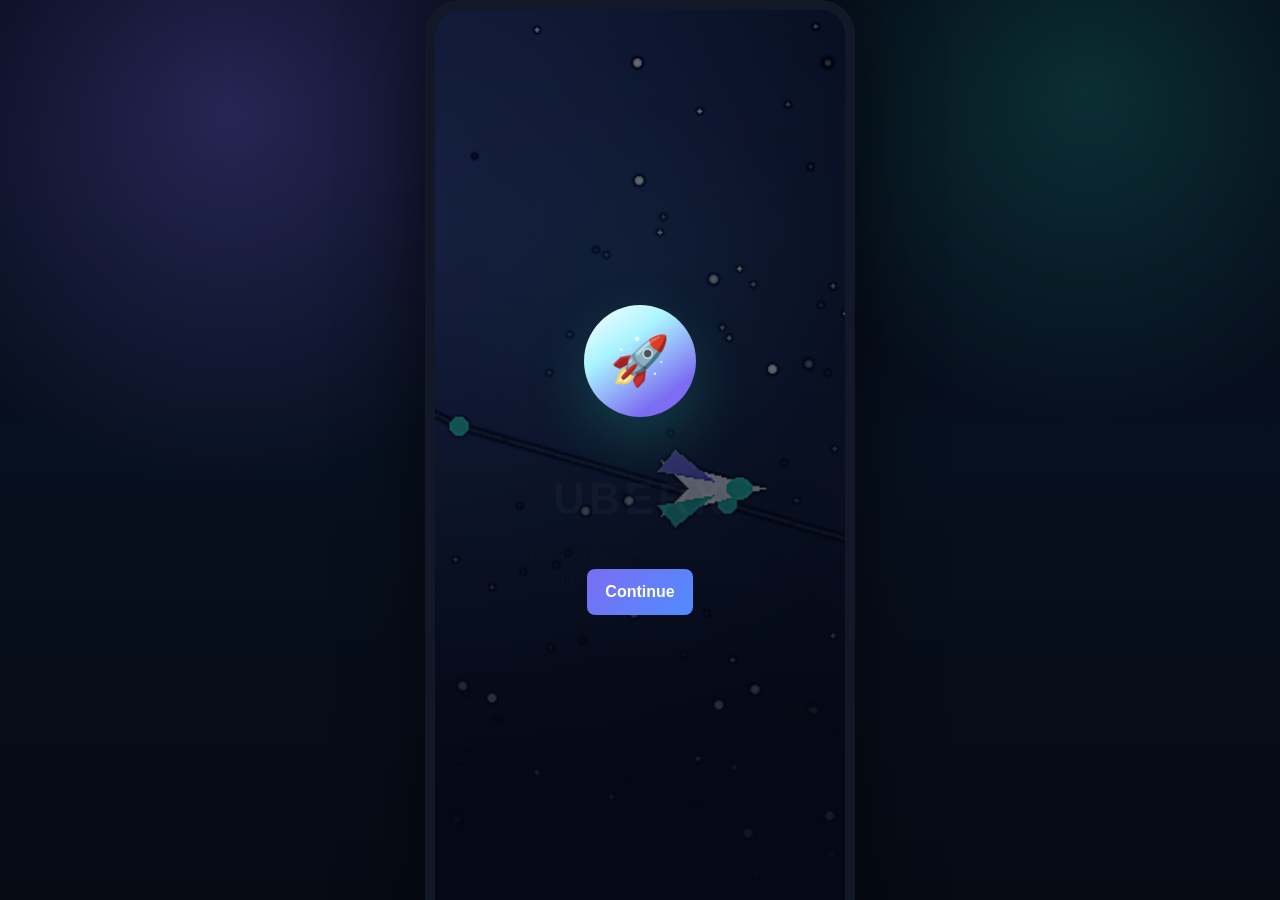
<file: index.html>
<!DOCTYPE html>
<html lang="en">

<head>
    <meta charset="UTF-8">
    <meta name="viewport" content="width=device-width, initial-scale=1.0">
    <meta http-equiv="refresh" content="0; url=screens/splash.html">

    <link rel="stylesheet" href="css/app.css">
    <link rel="stylesheet" href="css/utils.css">
    <link rel="stylesheet" href="css/animations.css">
    <link rel="stylesheet" href="css/responsive.css">

    <title>UberX SpaceX</title>
</head>

<body>
    <main class="splash">
        <div class="splash__mark">🚀</div>
        <h1 class="splash__title">UBERX</h1>
        <p class="splash__subtitle">Private orbital rides, ready when your route is.</p>
        <a href="screens/splash.html" class="btn">Launch app</a>
    </main>
</body>

</html>
</file>
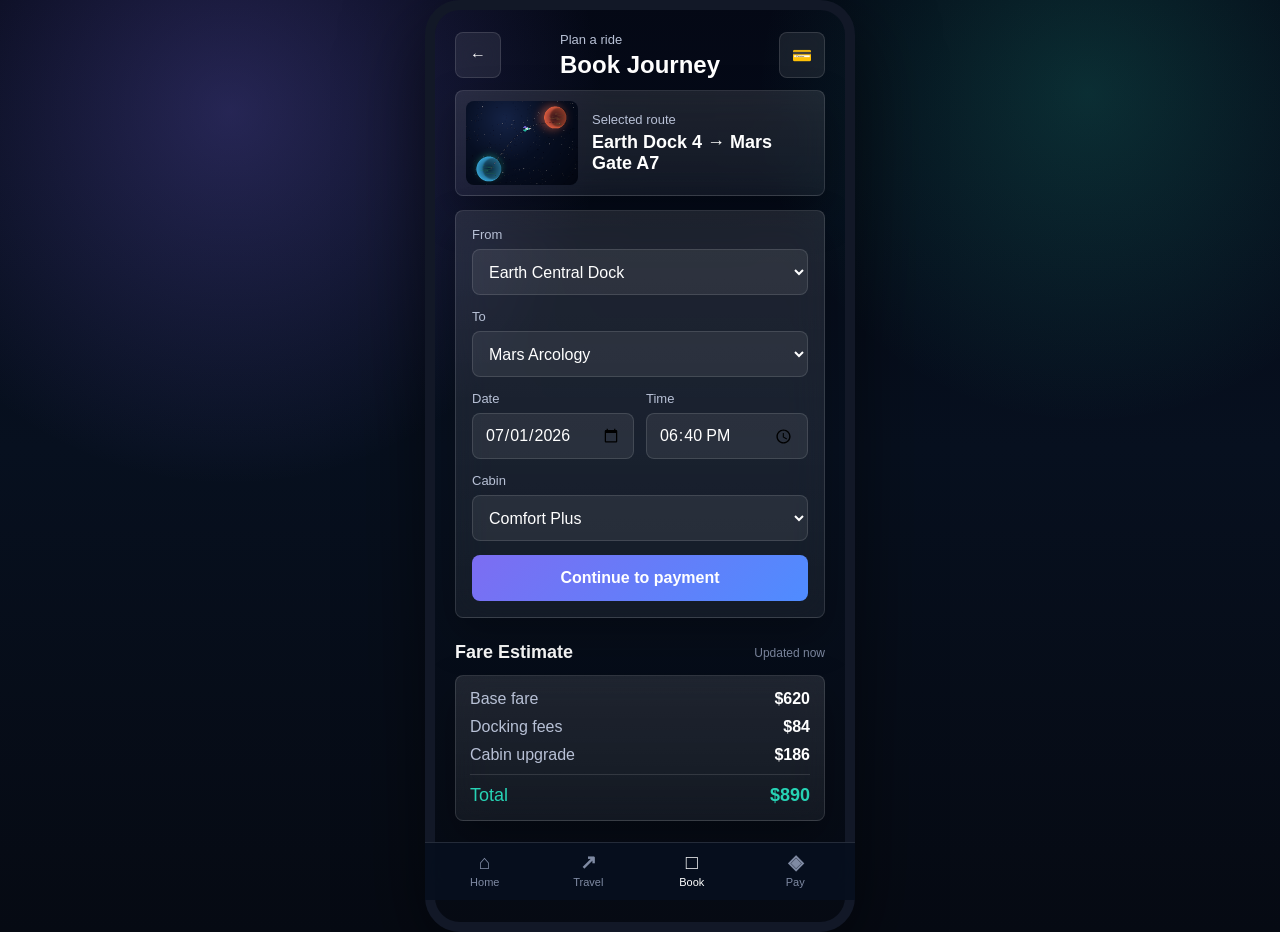
<file: screens/booking.html>
<!DOCTYPE html>
<html lang="en">

<head>
    <meta charset="UTF-8">
    <meta name="viewport" content="width=device-width, initial-scale=1.0">

    <link rel="stylesheet" href="../css/app.css">
    <link rel="stylesheet" href="../css/utils.css">
    <link rel="stylesheet" href="../css/animations.css">
    <link rel="stylesheet" href="../css/responsive.css">

    <title>Booking | UberX SpaceX</title>
</head>

<body>
    <div class="container app-shell">
        <header class="top-bar">
            <a href="travel.html" class="back-btn">←</a>
            <div>
                <p class="eyebrow">Plan a ride</p>
                <h1 class="page-title">Book Journey</h1>
            </div>
            <a href="payment-methods.html" class="icon-btn">💳</a>
        </header>

        <main class="page-content">
            <section class="route-preview card">
                <img src="../assets/route-map.png" alt="Earth to Mars route preview">
                <div>
                    <p class="eyebrow">Selected route</p>
                    <h2>Earth Dock 4 → Mars Gate A7</h2>
                </div>
            </section>

            <form class="form-card card">
                <div class="field">
                    <label for="from">From</label>
                    <select id="from">
                        <option>Earth Central Dock</option>
                        <option>Lunar South Port</option>
                    </select>
                </div>

                <div class="field">
                    <label for="to">To</label>
                    <select id="to">
                        <option>Mars Arcology</option>
                        <option>Mars Gate A7</option>
                    </select>
                </div>

                <div class="form-grid">
                    <div class="field">
                        <label for="date">Date</label>
                        <input id="date" type="date" value="2026-07-01">
                    </div>

                    <div class="field">
                        <label for="time">Time</label>
                        <input id="time" type="time" value="18:40">
                    </div>
                </div>

                <!-- Cabin con cambio de precio -->
                <div class="field">
                    <label for="cabin">Cabin</label>
                    <select id="cabin">
                        <option value="890">Comfort Plus</option>
                        <option value="1240">Business Orbit</option>
                        <option value="680">Solo Pod</option>
                    </select>
                </div>

                <a href="payment-methods.html" class="btn">Continue to payment</a>
            </form>

            <section>
                <h2 class="section-title">Fare Estimate <span>Updated now</span></h2>
                <div class="fare-summary card">
                    <div class="summary-row">
                        <span class="text-secondary">Base fare</span>
                        <strong>$620</strong>
                    </div>
                    <div class="summary-row">
                        <span class="text-secondary">Docking fees</span>
                        <strong>$84</strong>
                    </div>
                    <div class="summary-row">
                        <span class="text-secondary">Cabin upgrade</span>
                        <strong id="cabin-upgrade">$186</strong>
                    </div>
                    <div class="summary-row total">
                        <span>Total</span>
                        <strong id="total-price">$890</strong>
                    </div>
                </div>
            </section>
        </main>

        <footer class="bottom-nav">
            <nav>
                <a href="home.html" class="nav-item">
                    <strong>⌂</strong>
                    <span>Home</span>
                </a>
                <a href="travel.html" class="nav-item">
                    <strong>↗</strong>
                    <span>Travel</span>
                </a>
                <a href="booking.html" class="nav-item active">
                    <strong>□</strong>
                    <span>Book</span>
                </a>
                <a href="payment-methods.html" class="nav-item">
                    <strong>◈</strong>
                    <span>Pay</span>
                </a>
            </nav>
        </footer>
    </div>
</body>

</html>
</file>
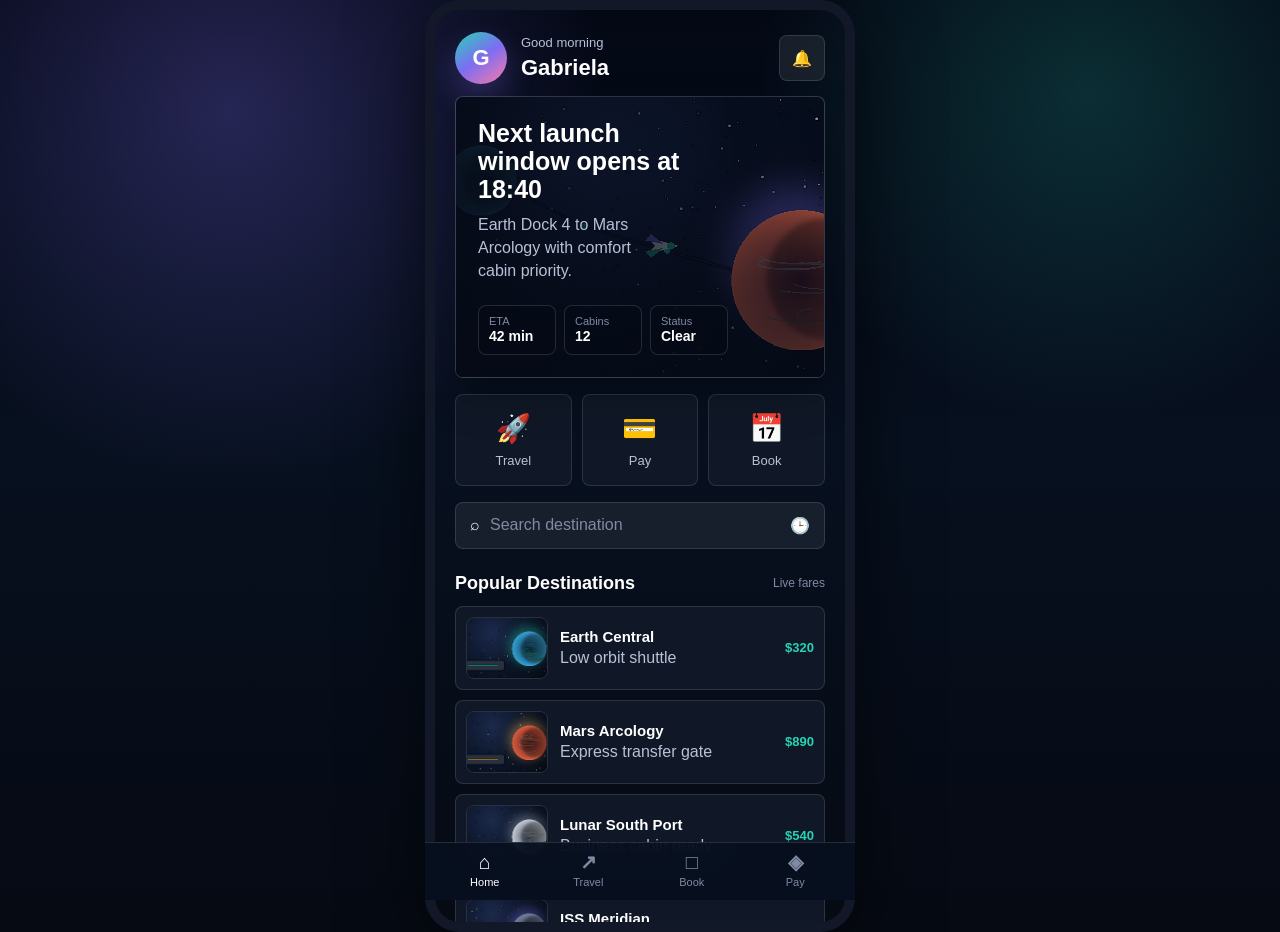
<file: screens/home.html>
<!DOCTYPE html>
<html lang="en">
<head>
    <meta charset="UTF-8">
    <meta name="viewport" content="width=device-width, initial-scale=1.0">

    <link rel="stylesheet" href="../css/app.css">
    <link rel="stylesheet" href="../css/utils.css">
    <link rel="stylesheet" href="../css/animations.css">
    <link rel="stylesheet" href="../css/responsive.css">

    <title>Home | UberX SpaceX</title>
</head>
<body>
    <div class="container app-shell">
        <header class="home-header">
            <div class="user-info">
                <div class="avatar"></div>
                <div>
                    <p class="eyebrow">Good morning</p>
                    <h2>Gabriela</h2>
                </div>
            </div>

            <a href="receipt.html" class="notification">🔔</a>
        </header>

        <main class="home-content">
            <section class="hero-card card">
                <img src="../assets/hero-orbit.png" alt="Orbital route from Earth to Mars" class="hero-image">
                <div class="hero-overlay"></div>
                <h3>Next launch window opens at 18:40</h3>
                <p class="text-secondary">Earth Dock 4 to Mars Arcology with comfort cabin priority.</p>

                <div class="route-stats">
                    <div>
                        <span>ETA</span>
                        <strong>42 min</strong>
                    </div>
                    <div>
                        <span>Cabins</span>
                        <strong>12</strong>
                    </div>
                    <div>
                        <span>Status</span>
                        <strong>Clear</strong>
                    </div>
                </div>
            </section>

            <section class="quick-actions">
                <a href="travel.html" class="action-card">
                    <span class="action-icon">🚀</span>
                    <p>Travel</p>
                </a>

                <a href="payment-methods.html" class="action-card">
                    <span class="action-icon">💳</span>
                    <p>Pay</p>
                </a>

                <a href="booking.html" class="action-card">
                    <span class="action-icon">📅</span>
                    <p>Book</p>
                </a>
            </section>

            <section class="search-box">
                <span>⌕</span>
                <input type="search" placeholder="Search destination">
                <span>🕒</span>
            </section>

            <section class="destinations">
                <h3 class="section-title">Popular Destinations <span>Live fares</span></h3>

                <div class="destination-list">
                    <a href="booking.html" class="destination-card">
                        <img src="../assets/destination-earth.png" alt="Earth Central" class="destination-thumb">
                        <div class="destination-meta">
                            <h4>Earth Central</h4>
                            <p class="text-secondary">Low orbit shuttle</p>
                        </div>
                        <strong class="price-tag">$320</strong>
                    </a>

                    <a href="booking.html" class="destination-card">
                        <img src="../assets/destination-mars.png" alt="Mars Arcology" class="destination-thumb">
                        <div class="destination-meta">
                            <h4>Mars Arcology</h4>
                            <p class="text-secondary">Express transfer gate</p>
                        </div>
                        <strong class="price-tag">$890</strong>
                    </a>

                    <a href="booking.html" class="destination-card">
                        <img src="../assets/destination-moon.png" alt="Lunar South Port" class="destination-thumb">
                        <div class="destination-meta">
                            <h4>Lunar South Port</h4>
                            <p class="text-secondary">Business cabin ready</p>
                        </div>
                        <strong class="price-tag">$540</strong>
                    </a>

                    <a href="booking.html" class="destination-card">
                        <img src="../assets/destination-station.png" alt="ISS Meridian" class="destination-thumb">
                        <div class="destination-meta">
                            <h4>ISS Meridian</h4>
                            <p class="text-secondary">Docking bay available</p>
                        </div>
                        <strong class="price-tag">$410</strong>
                    </a>
                </div>
            </section>
        </main>

        <!-- Bottom Navigation -->
        <footer class="bottom-nav">
            <nav>
                <a href="home.html" class="nav-item active">
                    <strong>⌂</strong>
                    <span>Home</span>
                </a>
                <a href="travel.html" class="nav-item">
                    <strong>↗</strong>
                    <span>Travel</span>
                </a>
                <a href="booking.html" class="nav-item">
                    <strong>□</strong>
                    <span>Book</span>
                </a>
                <a href="payment-methods.html" class="nav-item">
                    <strong>◈</strong>
                    <span>Pay</span>
                </a>
            </nav>
        </footer>
    </div>
</body>

</html>
</file>
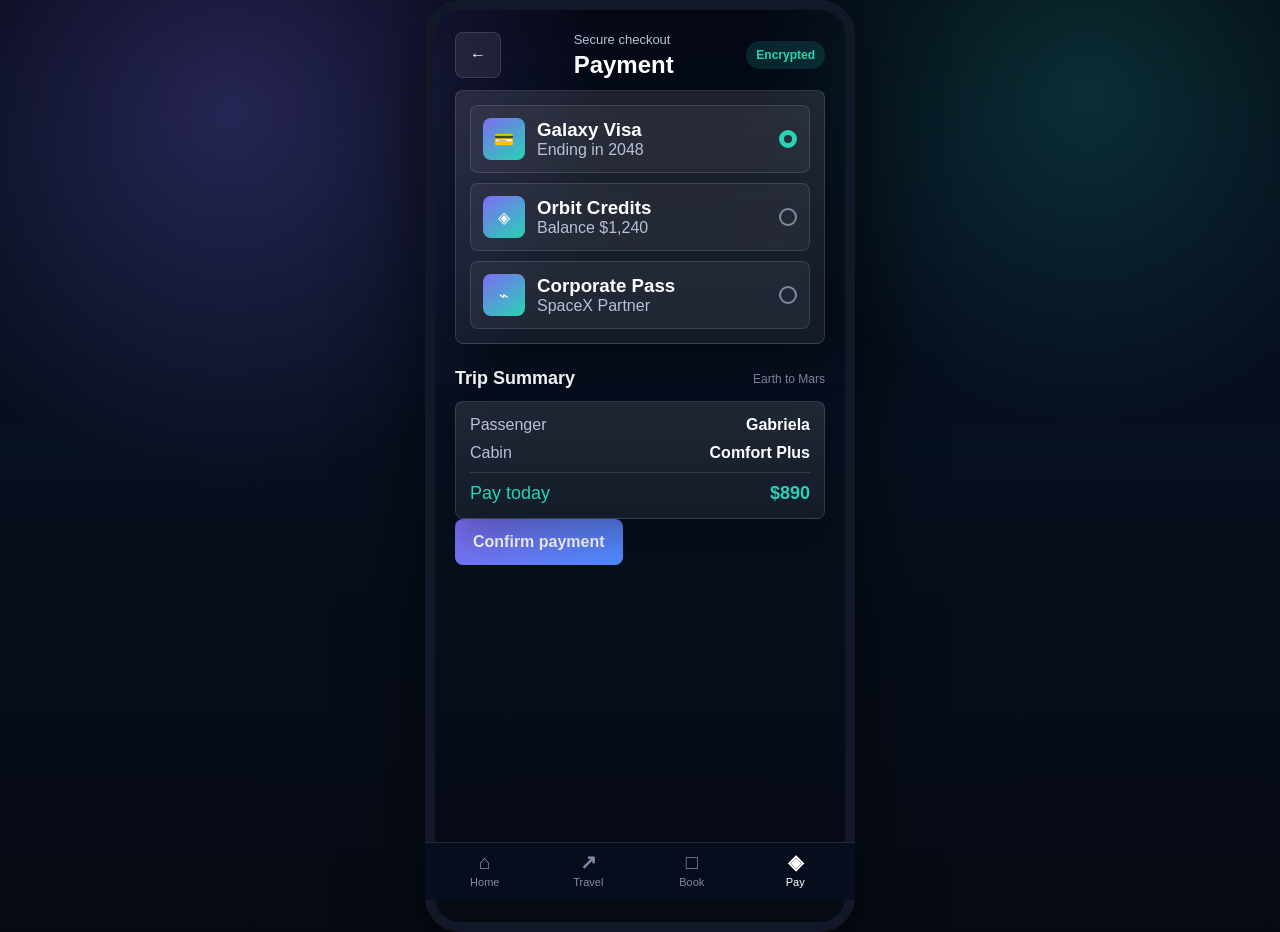
<file: screens/payment-methods.html>
<!DOCTYPE html>
<html lang="en">

<head>
    <meta charset="UTF-8">
    <meta name="viewport" content="width=device-width, initial-scale=1.0">

    <link rel="stylesheet" href="../css/app.css">
    <link rel="stylesheet" href="../css/utils.css">
    <link rel="stylesheet" href="../css/animations.css">
    <link rel="stylesheet" href="../css/responsive.css">

    <title>Payment | UberX SpaceX</title>
</head>

<body>
    <div class="container app-shell">
        <header class="top-bar">
            <a href="booking.html" class="back-btn">←</a>
            <div>
                <p class="eyebrow">Secure checkout</p>
                <h1 class="page-title">Payment</h1>
            </div>
            <span class="status-pill">Encrypted</span>
        </header>

        <main class="page-content">
            <section class="payment-list card">
                <article class="payment-method active">
                    <div class="payment-icon">💳</div>
                    <div>
                        <h3>Galaxy Visa</h3>
                        <p class="text-secondary">Ending in 2048</p>
                    </div>
                    <span class="radio-dot"></span>
                </article>

                <article class="payment-method">
                    <div class="payment-icon">◈</div>
                    <div>
                        <h3>Orbit Credits</h3>
                        <p class="text-secondary">Balance $1,240</p>
                    </div>
                    <span class="radio-dot"></span>
                </article>

                <article class="payment-method">
                    <div class="payment-icon">⌁</div>
                    <div>
                        <h3>Corporate Pass</h3>
                        <p class="text-secondary">SpaceX Partner</p>
                    </div>
                    <span class="radio-dot"></span>
                </article>
            </section>

            <section>
                <h2 class="section-title">Trip Summary <span>Earth to Mars</span></h2>
                <div class="fare-summary card">
                    <div class="summary-row">
                        <span class="text-secondary">Passenger</span>
                        <strong>Gabriela</strong>
                    </div>
                    <div class="summary-row">
                        <span class="text-secondary">Cabin</span>
                        <strong>Comfort Plus</strong>
                    </div>
                    <div class="summary-row total">
                        <span>Pay today</span>
                        <strong>$890</strong>
                    </div>
                </div>
            </section>

            <a href="receipt.html" class="btn">Confirm payment</a>
        </main>

        <footer class="bottom-nav">
            <nav>
                <a href="home.html" class="nav-item">
                    <strong>⌂</strong>
                    <span>Home</span>
                </a>
                <a href="travel.html" class="nav-item">
                    <strong>↗</strong>
                    <span>Travel</span>
                </a>
                <a href="booking.html" class="nav-item">
                    <strong>□</strong>
                    <span>Book</span>
                </a>
                <a href="payment-methods.html" class="nav-item active">
                    <strong>◈</strong>
                    <span>Pay</span>
                </a>
            </nav>
        </footer>
    </div>
</body>

</html>
</file>
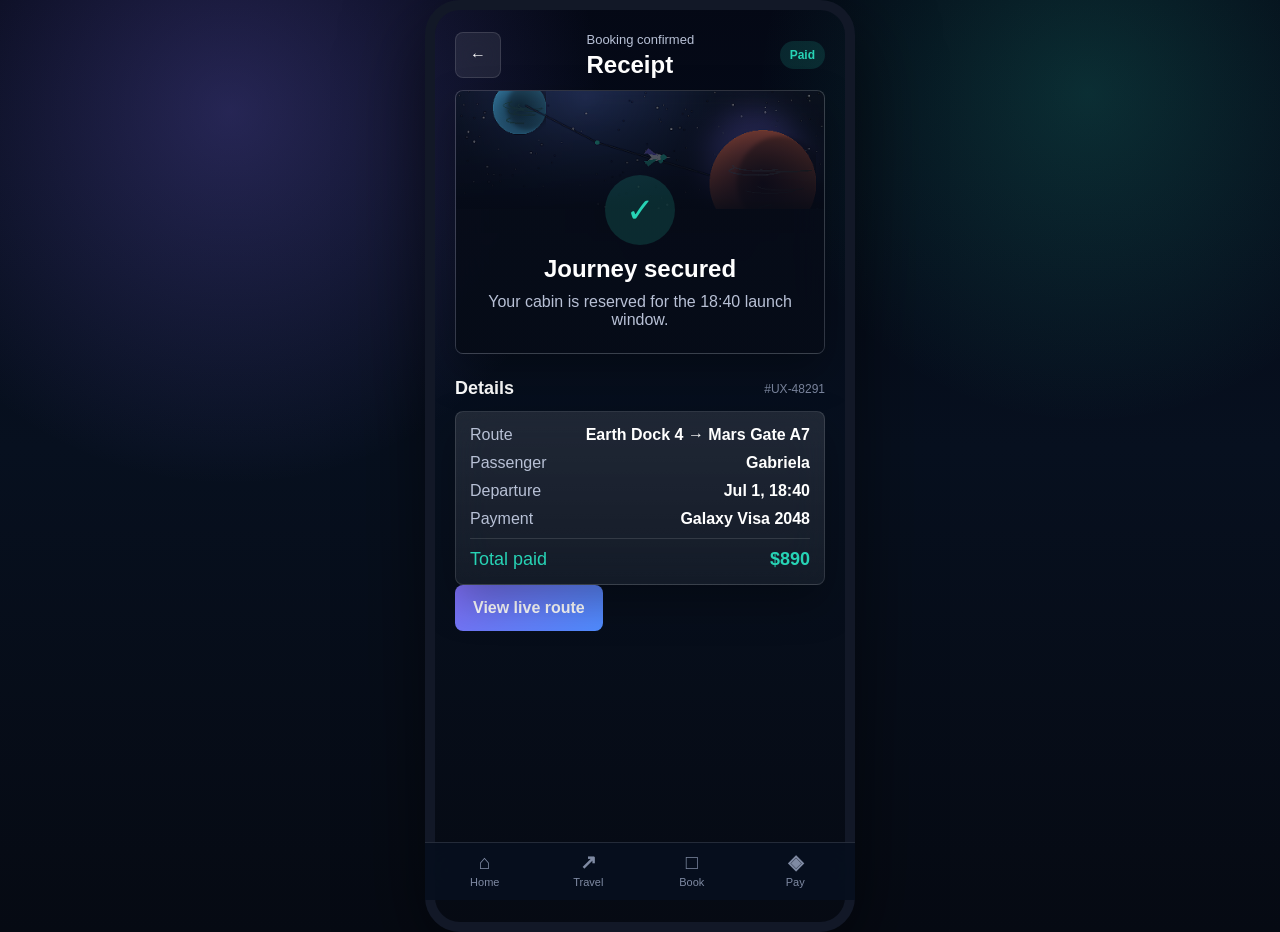
<file: screens/receipt.html>
<!DOCTYPE html>
<html lang="en">

<head>
    <meta charset="UTF-8">
    <meta name="viewport" content="width=device-width, initial-scale=1.0">

    <link rel="stylesheet" href="../css/app.css">
    <link rel="stylesheet" href="../css/utils.css">
    <link rel="stylesheet" href="../css/animations.css">
    <link rel="stylesheet" href="../css/responsive.css">

    <title>Receipt | UberX SpaceX</title>
</head>

<body>
    <div class="container app-shell">
        <header class="top-bar">
            <a href="home.html" class="back-btn">←</a>
            <div>
                <p class="eyebrow">Booking confirmed</p>
                <h1 class="page-title">Receipt</h1>
            </div>
            <span class="status-pill">Paid</span>
        </header>

        <main class="page-content">
            <section class="receipt-hero card">
                <img src="../assets/hero-orbit.png" alt="Confirmed orbital journey" class="receipt-image">
                <div class="check-mark">✓</div>
                <h2>Journey secured</h2>
                <p class="text-secondary">Your cabin is reserved for the 18:40 launch window.</p>
            </section>

            <section>
                <h2 class="section-title">Details <span>#UX-48291</span></h2>
                <div class="receipt-card card">
                    <div class="receipt-row">
                        <span class="text-secondary">Route</span>
                        <strong>Earth Dock 4 → Mars Gate A7</strong>
                    </div>
                    <div class="receipt-row">
                        <span class="text-secondary">Passenger</span>
                        <strong>Gabriela</strong>
                    </div>
                    <div class="receipt-row">
                        <span class="text-secondary">Departure</span>
                        <strong>Jul 1, 18:40</strong>
                    </div>
                    <div class="receipt-row">
                        <span class="text-secondary">Payment</span>
                        <strong>Galaxy Visa 2048</strong>
                    </div>
                    <div class="receipt-row total">
                        <span>Total paid</span>
                        <strong>$890</strong>
                    </div>
                </div>
            </section>

            <a href="travel.html" class="btn">View live route</a>
        </main>

        <footer class="bottom-nav">
            <nav>
                <a href="home.html" class="nav-item">
                    <strong>⌂</strong>
                    <span>Home</span>
                </a>
                <a href="travel.html" class="nav-item">
                    <strong>↗</strong>
                    <span>Travel</span>
                </a>
                <a href="booking.html" class="nav-item">
                    <strong>□</strong>
                    <span>Book</span>
                </a>
                <a href="payment-methods.html" class="nav-item">
                    <strong>◈</strong>
                    <span>Pay</span>
                </a>
            </nav>
        </footer>
    </div>
</body>

</html>
</file>
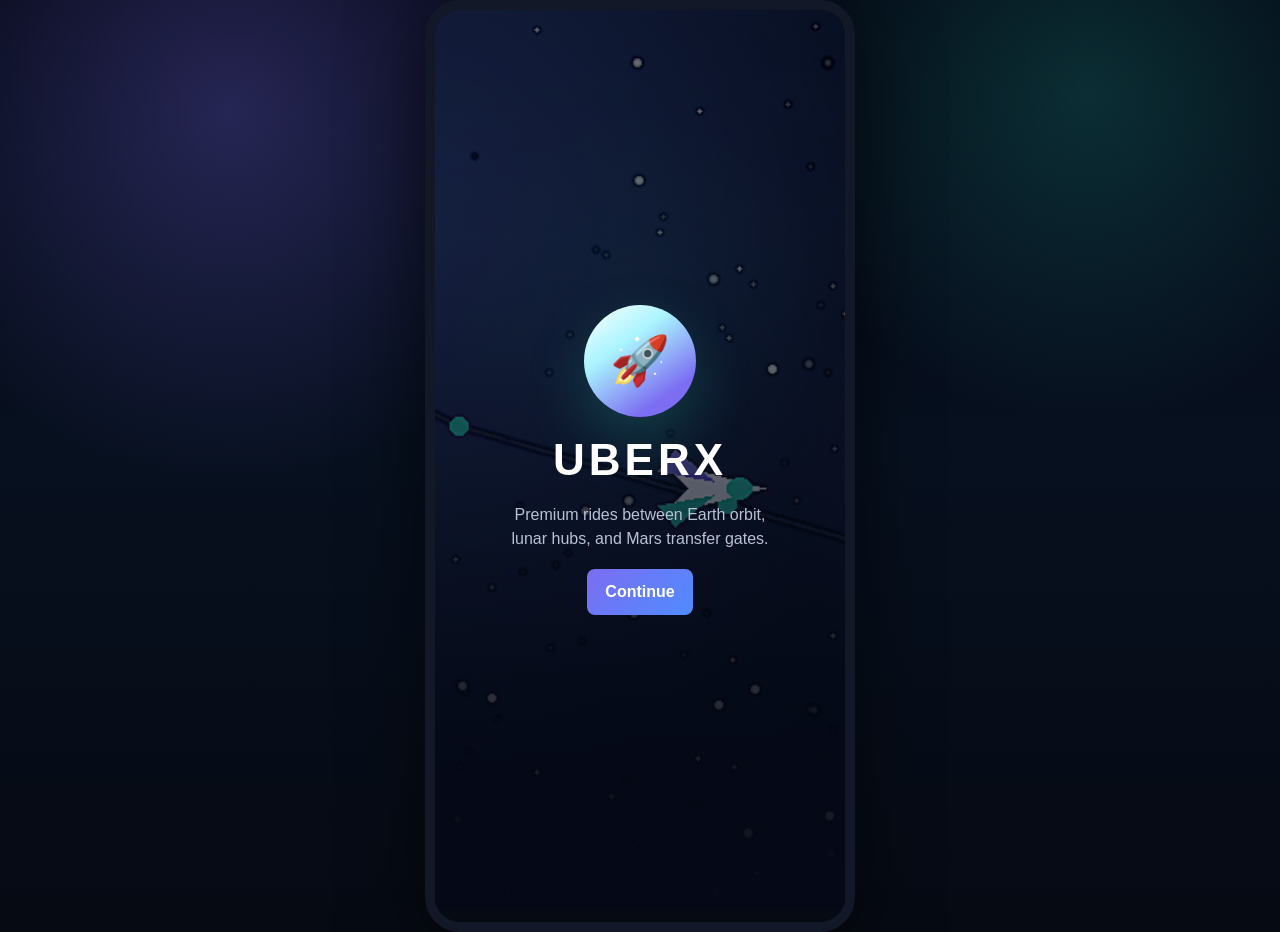
<file: screens/splash.html>
<!DOCTYPE html>
<html lang="en">

<head>
    <meta charset="UTF-8">
    <meta name="viewport" content="width=device-width, initial-scale=1.0">

    <link rel="stylesheet" href="../css/app.css">
    <link rel="stylesheet" href="../css/utils.css">
    <link rel="stylesheet" href="../css/animations.css">
    <link rel="stylesheet" href="../css/responsive.css">

    <title>UberX SpaceX</title>

<body>
    <div class="container">
        <main class="splash">
            <img src="../assets/hero-orbit.png" alt="Orbital shuttle approaching Mars" class="splash__image">
            <div class="splash__mark">🚀</div>
            <h1 class="splash__title">UBERX</h1>
            <p class="splash__subtitle">Premium rides between Earth orbit, lunar hubs, and Mars transfer gates.</p>
            <a href="home.html" class="btn">Continue</a>
        </main>
    </div>
</body>

</html>
</file>
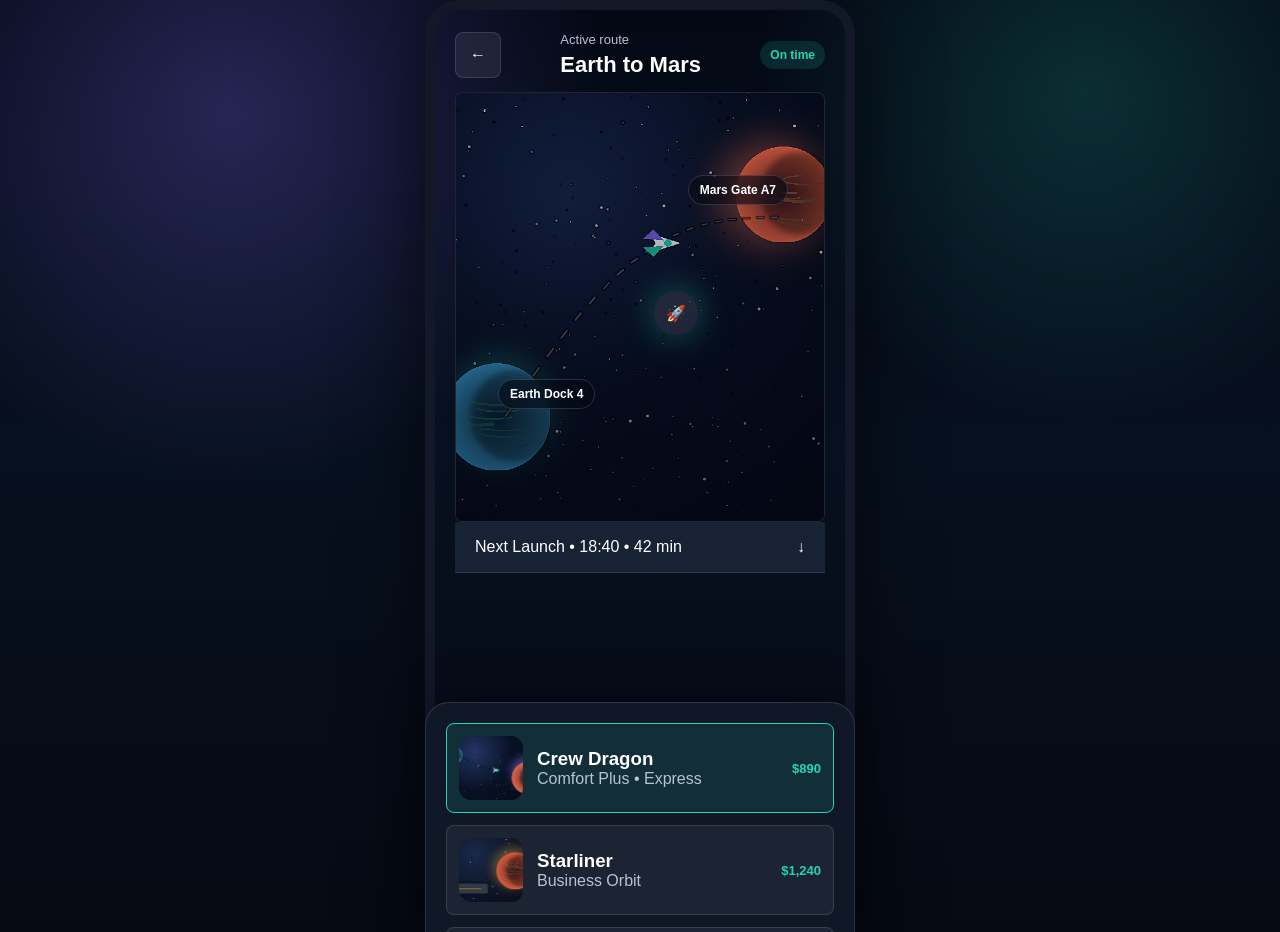
<file: screens/travel.html>
<!DOCTYPE html>
<html lang="en">

<head>
    <meta charset="UTF-8">
    <meta name="viewport" content="width=device-width, initial-scale=1.0">

    <link rel="stylesheet" href="../css/app.css">
    <link rel="stylesheet" href="../css/utils.css">
    <link rel="stylesheet" href="../css/animations.css">
    <link rel="stylesheet" href="../css/responsive.css">

    <title>Travel | UberX SpaceX</title>
</head>

<body>
    <div class="container app-shell travel-page">
        <header class="travel-header">
            <a href="home.html" class="back-btn">←</a>
            <div>
                <p class="eyebrow">Active route</p>
                <h1>Earth to Mars</h1>
            </div>
            <span class="status-pill">On time</span>
        </header>

        <main class="travel-main">
            <section class="space-map">
                <img src="../assets/route-map.png" alt="Live route map" class="route-image">
                <div class="map-label map-label-start">Earth Dock 4</div>
                <div class="map-label map-label-end">Mars Gate A7</div>
                <div class="ship">🚀</div>
            </section>

            <!-- BOTTOM SHEET -->
            <input type="checkbox" id="sheet-toggle" class="sheet-toggle">

            <label for="sheet-toggle" class="sheet-header">
                <span>Next Launch • 18:40 • 42 min</span>
                <span class="chevron">↓</span>
            </label>

            <div class="bottom-sheet">
                <div class="sheet-content">
                    <!-- Opciones de naves con radio buttons -->
                    <label class="ship-option">
                        <input type="radio" name="ship" value="890" checked>
                        <img src="../assets/hero-orbit.png" alt="Crew Dragon">
                        <div>
                            <h3>Crew Dragon</h3>
                            <p class="text-secondary">Comfort Plus • Express</p>
                        </div>
                        <strong class="price-tag">$890</strong>
                    </label>

                    <label class="ship-option">
                        <input type="radio" name="ship" value="1240">
                        <img src="../assets/destination-mars.png" alt="Starliner">
                        <div>
                            <h3>Starliner</h3>
                            <p class="text-secondary">Business Orbit</p>
                        </div>
                        <strong class="price-tag">$1,240</strong>
                    </label>

                    <label class="ship-option">
                        <input type="radio" name="ship" value="680">
                        <img src="../assets/destination-moon.png" alt="Dream Chaser">
                        <div>
                            <h3>Dream Chaser</h3>
                            <p class="text-secondary">Solo Pod</p>
                        </div>
                        <strong class="price-tag">$680</strong>
                    </label>
                </div>

                <!-- Swipe to Confirm -->
                <div class="swipe-container">
                    <input type="range" id="swipe" min="0" max="100" value="0">
                    <a href="booking.html" class="swipe-label">Swipe to Confirm Booking</a>
                </div>
            </div>
        </main>

        <footer class="bottom-nav">
            <nav>
                <a href="home.html" class="nav-item">
                    <strong>⌂</strong>
                    <span>Home</span>
                </a>
                <a href="travel.html" class="nav-item active">
                    <strong>↗</strong>
                    <span>Travel</span>
                </a>
                <a href="booking.html" class="nav-item">
                    <strong>□</strong>
                    <span>Book</span>
                </a>
                <a href="payment-methods.html" class="nav-item">
                    <strong>◈</strong>
                    <span>Pay</span>
                </a>
            </nav>
        </footer>
    </div>
</body>

</html>
</file>
<file: css/app.css>
:root{
    --bg:#07101f;
    --panel:#101827;
    --panel-2:#172235;
    --glass:rgba(255,255,255,.08);
    --line:rgba(255,255,255,.12);
    --accent:#7c6df2;
    --accent-2:#27d3b5;
    --accent-3:#ffb84d;
    --danger:#ff6b6b;
    --white:#fff;
    --text-1:#b8c1d6;
    --text-2:#7f8aa3;
    --radius:8px;
    --shadow:0 18px 40px rgba(0,0,0,.28);
    --blur:18px;
}

*{
    margin:0;
    padding:0;
    box-sizing:border-box;
}

body{
    min-height:100vh;
    background:
        radial-gradient(circle at 18% 12%,rgba(124,109,242,.28),transparent 28%),
        radial-gradient(circle at 85% 10%,rgba(39,211,181,.18),transparent 24%),
        linear-gradient(180deg,#040815 0%,var(--bg) 48%,#060a13 100%);
    color:var(--white);
    font-family:Arial,sans-serif;
}

button,input,select{
    font:inherit;
}

button{
    border:0;
}

a{
    color:inherit;
    text-decoration:none;
}

img{
    display:block;
    max-width:100%;
}

ul{
    list-style:none;
}

.app-shell{
    position:relative;
    min-height:100vh;
    padding-bottom:88px;
}

.top-bar{
    display:flex;
    align-items:center;
    justify-content:space-between;
    gap:16px;
    padding:22px 20px 12px;
}

.page-title{
    font-size:24px;
    line-height:1.1;
}

.eyebrow{
    color:var(--text-1);
    font-size:13px;
    margin-bottom:5px;
}

.text-secondary{
    color:var(--text-1);
}

.muted{
    color:var(--text-2);
}

.card{
    background:linear-gradient(180deg,rgba(255,255,255,.1),rgba(255,255,255,.055));
    border:1px solid var(--line);
    border-radius:var(--radius);
    box-shadow:var(--shadow);
    backdrop-filter:blur(var(--blur));
}

.btn{
    display:inline-flex;
    align-items:center;
    justify-content:center;
    gap:8px;
    min-height:46px;
    padding:0 18px;
    border-radius:var(--radius);
    background:linear-gradient(135deg,var(--accent),#4f8cff);
    color:white;
    font-weight:700;
    cursor:pointer;
}

.btn-outline{
    display:inline-flex;
    align-items:center;
    justify-content:center;
    min-height:46px;
    padding:0 18px;
    border:1px solid var(--line);
    border-radius:var(--radius);
    background:rgba(255,255,255,.06);
    color:white;
}

.icon-btn,.notification,.back-btn{
    width:46px;
    height:46px;
    display:flex;
    align-items:center;
    justify-content:center;
    border-radius:var(--radius);
    background:rgba(255,255,255,.08);
    border:1px solid var(--line);
    backdrop-filter:blur(var(--blur));
}

.splash{
    position:relative;
    min-height:100vh;
    display:flex;
    flex-direction:column;
    justify-content:center;
    align-items:center;
    gap:18px;
    padding:28px;
    text-align:center;
    background:
        radial-gradient(circle at 50% 32%,rgba(39,211,181,.18),transparent 30%),
        linear-gradient(180deg,#050816,#101935,#000814);
}

.splash::after{
    content:"";
    position:absolute;
    inset:0;
    background:linear-gradient(180deg,rgba(4,8,18,.1),rgba(4,8,18,.58) 64%,#050816);
}

.splash__image{
    position:absolute;
    inset:0;
    width:100%;
    height:100%;
    object-fit:cover;
    opacity:.72;
}

.splash__mark{
    position:relative;
    z-index:1;
    width:112px;
    height:112px;
    display:grid;
    place-items:center;
    border-radius:50%;
    background:linear-gradient(145deg,#fff,#a9f4ff 35%,#7c6df2 78%);
    color:#07101f;
    font-size:48px;
    box-shadow:0 24px 60px rgba(39,211,181,.22);
}

.splash__title{
    position:relative;
    z-index:1;
    font-size:44px;
    letter-spacing:4px;
    animation:fadeInUp 1s ease;
}

.splash__subtitle{
    position:relative;
    z-index:1;
    max-width:280px;
    color:var(--text-1);
    line-height:1.5;
    animation:fadeInUp 1.4s ease;
}

.splash .btn{
    position:relative;
    z-index:1;
}

.home-header{
    display:flex;
    align-items:center;
    justify-content:space-between;
    padding:22px 20px 12px;
}

.user-info{
    display:flex;
    align-items:center;
    gap:14px;
}

.avatar{
    width:52px;
    height:52px;
    display:grid;
    place-items:center;
    border-radius:50%;
    background:linear-gradient(145deg,var(--accent-2),var(--accent),#ff7ca8);
    box-shadow:0 14px 30px rgba(124,109,242,.28);
}

.avatar::after{
    content:"G";
    color:white;
    font-size:22px;
    font-weight:700;
}

.user-info h2{
    font-size:22px;
}

.home-content,.page-content,.travel-main{
    padding:0 20px 22px;
}

.hero-card{
    position:relative;
    min-height:222px;
    padding:22px;
    overflow:hidden;
}

.hero-card::before{
    display:none;
}

.hero-image{
    position:absolute;
    inset:0;
    width:100%;
    height:100%;
    object-fit:cover;
}

.hero-overlay{
    position:absolute;
    inset:0;
    background:
        linear-gradient(90deg,rgba(5,10,22,.9) 0%,rgba(5,10,22,.62) 48%,rgba(5,10,22,.08) 100%),
        linear-gradient(180deg,rgba(5,10,22,.08),rgba(5,10,22,.7));
}

.hero-card h3{
    position:relative;
    max-width:210px;
    font-size:25px;
    line-height:1.12;
    margin-bottom:10px;
}

.hero-card p{
    position:relative;
    max-width:190px;
    line-height:1.45;
}

.route-stats{
    position:relative;
    display:grid;
    grid-template-columns:repeat(3,1fr);
    gap:8px;
    margin-top:22px;
    max-width:250px;
}

.route-stats div{
    padding:9px 10px;
    border:1px solid rgba(255,255,255,.13);
    border-radius:var(--radius);
    background:rgba(5,10,22,.44);
    backdrop-filter:blur(10px);
}

.route-stats span{
    display:block;
    color:var(--text-2);
    font-size:11px;
}

.route-stats strong{
    font-size:14px;
}

.quick-actions{
    display:grid;
    grid-template-columns:repeat(3,1fr);
    gap:10px;
    margin-top:16px;
}

.action-card{
    min-height:92px;
    display:flex;
    flex-direction:column;
    align-items:center;
    justify-content:center;
    gap:8px;
    padding:12px 8px;
    background:var(--panel);
    border:1px solid var(--line);
    border-radius:var(--radius);
    transition:transform .2s ease,border-color .2s ease;
}

.action-card:hover{
    transform:translateY(-3px);
    border-color:rgba(39,211,181,.55);
}

.action-icon{
    font-size:28px;
}

.action-card p{
    font-size:13px;
    color:var(--text-1);
}

.search-box{
    display:flex;
    align-items:center;
    gap:10px;
    margin-top:16px;
    padding:13px 14px;
    background:rgba(255,255,255,.07);
    border:1px solid var(--line);
    border-radius:var(--radius);
}

.search-box input{
    width:100%;
    min-width:0;
    color:white;
    background:transparent;
    border:0;
    outline:0;
}

.search-box input::placeholder{
    color:var(--text-2);
}

.section-title{
    display:flex;
    align-items:center;
    justify-content:space-between;
    margin:24px 0 12px;
    font-size:18px;
}

.section-title span{
    color:var(--text-2);
    font-size:12px;
    font-weight:400;
}

.destination-list{
    display:grid;
    gap:10px;
}

.destination-card{
    display:grid;
    grid-template-columns:82px 1fr auto;
    align-items:center;
    gap:12px;
    padding:10px;
    background:var(--panel);
    border:1px solid var(--line);
    border-radius:var(--radius);
    transition:transform .2s ease,border-color .2s ease,background .2s ease;
}

.destination-card:hover{
    transform:translateY(-2px);
    border-color:rgba(39,211,181,.45);
    background:var(--panel-2);
}

.destination-thumb{
    width:82px;
    height:62px;
    object-fit:cover;
    border-radius:var(--radius);
    border:1px solid rgba(255,255,255,.1);
}

.planet{
    width:54px;
    height:54px;
    display:grid;
    place-items:center;
    border-radius:50%;
    background:linear-gradient(145deg,#2c364f,#101827);
    font-size:27px;
}

.destination-meta{
    min-width:0;
}

.destination-meta h4{
    font-size:15px;
    margin-bottom:4px;
}

.price-tag{
    color:var(--accent-2);
    font-size:13px;
    font-weight:700;
}

.bottom-nav{
    position:fixed;
    right:0;
    bottom:0;
    left:0;
    z-index:10;
    max-width:430px;
    margin:auto;
    background:rgba(7,16,31,.92);
    border-top:1px solid var(--line);
    backdrop-filter:blur(var(--blur));
}

.bottom-nav nav{
    display:grid;
    grid-template-columns:repeat(4,1fr);
    padding:9px 8px 12px;
}

.nav-item{
    display:flex;
    flex-direction:column;
    align-items:center;
    gap:4px;
    color:var(--text-2);
    font-size:11px;
}

.nav-item strong{
    font-size:20px;
    line-height:1;
}

.nav-item.active{
    color:var(--white);
}

.travel-page{
    min-height:100vh;
    padding-bottom:28px;
}

.travel-header{
    display:flex;
    align-items:center;
    justify-content:space-between;
    padding:22px 20px 14px;
}

.travel-header h1{
    font-size:22px;
}

.space-map{
    position:relative;
    height:430px;
    overflow:hidden;
    border-radius:var(--radius);
    border:1px solid var(--line);
    background:#050816;
}

.route-image{
    position:absolute;
    inset:0;
    width:100%;
    height:100%;
    object-fit:cover;
}

.space-map::after{
    content:"";
    position:absolute;
    inset:0;
    background:linear-gradient(180deg,rgba(5,8,22,.08),rgba(5,8,22,.58));
}

.map-label{
    position:absolute;
    z-index:1;
    padding:7px 11px;
    border:1px solid rgba(255,255,255,.15);
    border-radius:999px;
    background:rgba(5,10,22,.58);
    color:white;
    font-size:12px;
    font-weight:700;
    backdrop-filter:blur(10px);
}

.map-label-start{
    left:42px;
    bottom:112px;
}

.map-label-end{
    top:82px;
    right:36px;
}

.ship{
    position:absolute;
    z-index:2;
    top:198px;
    left:198px;
    width:44px;
    height:44px;
    display:grid;
    place-items:center;
    border-radius:50%;
    background:rgba(255,255,255,.1);
    box-shadow:0 0 34px rgba(39,211,181,.4);
}

.space-map .planet{
    position:absolute;
    width:88px;
    height:88px;
    background:linear-gradient(145deg,#2f405f,#111827);
    font-size:42px;
}

.space-map .planet span{
    position:absolute;
    bottom:-34px;
    padding:6px 12px;
    border-radius:999px;
    background:rgba(0,0,0,.48);
    color:white;
    font-size:13px;
    white-space:nowrap;
}

.space-map .earth{
    left:30px;
    bottom:66px;
}

.space-map .mars{
    right:34px;
    top:58px;
}

.trip-panel{
    display:grid;
    gap:12px;
    margin-top:14px;
    padding:14px;
}

.trip-row,.summary-row,.receipt-row{
    display:flex;
    align-items:center;
    justify-content:space-between;
    gap:14px;
}

.trip-row strong,.summary-row strong,.receipt-row strong{
    text-align:right;
}

.status-pill{
    display:inline-flex;
    align-items:center;
    justify-content:center;
    min-height:28px;
    padding:0 10px;
    border-radius:999px;
    background:rgba(39,211,181,.14);
    color:var(--accent-2);
    font-size:12px;
    font-weight:700;
}

.form-card{
    display:grid;
    gap:14px;
    padding:16px;
}

.route-preview{
    display:grid;
    grid-template-columns:112px 1fr;
    align-items:center;
    gap:14px;
    margin-bottom:14px;
    padding:10px;
    overflow:hidden;
}

.route-preview img{
    width:112px;
    height:84px;
    object-fit:cover;
    border-radius:var(--radius);
}

.route-preview h2{
    font-size:18px;
    line-height:1.2;
}

.field{
    display:grid;
    gap:7px;
}

.field label{
    color:var(--text-1);
    font-size:13px;
}

.field input,.field select{
    width:100%;
    height:46px;
    padding:0 12px;
    color:white;
    background:rgba(255,255,255,.07);
    border:1px solid var(--line);
    border-radius:var(--radius);
    outline:0;
}

.field select option{
    color:#07101f;
}

.form-grid{
    display:grid;
    grid-template-columns:1fr 1fr;
    gap:12px;
}

.fare-summary,.payment-list,.receipt-card{
    display:grid;
    gap:10px;
    padding:14px;
}

.summary-row.total,.receipt-row.total{
    padding-top:10px;
    border-top:1px solid var(--line);
    color:var(--accent-2);
    font-size:18px;
}

.payment-method{
    display:grid;
    grid-template-columns:42px 1fr auto;
    align-items:center;
    gap:12px;
    padding:12px;
    border:1px solid var(--line);
    border-radius:var(--radius);
    background:rgba(255,255,255,.05);
}

.payment-icon{
    width:42px;
    height:42px;
    display:grid;
    place-items:center;
    border-radius:var(--radius);
    background:linear-gradient(145deg,var(--accent),var(--accent-2));
}

.radio-dot{
    width:18px;
    height:18px;
    border:2px solid var(--text-2);
    border-radius:50%;
}

.payment-method.active .radio-dot{
    border:5px solid var(--accent-2);
}

.receipt-hero{
    position:relative;
    overflow:hidden;
    display:grid;
    place-items:center;
    gap:10px;
    padding:84px 16px 24px;
    text-align:center;
}

.receipt-image{
    position:absolute;
    inset:0;
    width:100%;
    height:118px;
    object-fit:cover;
    opacity:.72;
}

.receipt-hero::after{
    content:"";
    position:absolute;
    inset:0;
    background:linear-gradient(180deg,rgba(5,10,22,.12),rgba(5,10,22,.92) 118px);
}

.receipt-hero h2,.receipt-hero p{
    position:relative;
    z-index:1;
}

.check-mark{
    position:relative;
    z-index:1;
    width:70px;
    height:70px;
    display:grid;
    place-items:center;
    border-radius:50%;
    background:rgba(39,211,181,.16);
    color:var(--accent-2);
    font-size:34px;
}
/* === CAMBIOS BOTTOM SHEET (TRAVEL) === */

.travel-page {
    padding-bottom: 120px; /* más espacio para el sheet */
}

/* Bottom Sheet Container */
.bottom-sheet {
    position: fixed;
    bottom: 88px;
    left: 0;
    right: 0;
    max-width: 430px;
    margin: 0 auto;
    background: var(--panel);
    border-radius: 24px 24px 0 0;
    border: 1px solid var(--line);
    box-shadow: 0 -10px 40px rgba(0,0,0,.4);
    overflow: hidden;
    transition: transform 0.45s cubic-bezier(0.32, 0.72, 0, 1);
    transform: translateY(calc(100% - 110px));
    z-index: 20;
}

.sheet-toggle {
    display: none;
}

#sheet-toggle:checked ~ .bottom-sheet {
    transform: translateY(0);
}

/* Header del Sheet */
.sheet-header {
    display: flex;
    align-items: center;
    justify-content: space-between;
    padding: 16px 20px;
    background: var(--panel-2);
    border-bottom: 1px solid var(--line);
    cursor: pointer;
    user-select: none;
}

.chevron {
    transition: transform 0.3s ease;
}

#sheet-toggle:checked ~ .bottom-sheet .chevron {
    transform: rotate(180deg);
}

/* Contenido */
.sheet-content {
    padding: 20px;
    max-height: 420px;
    overflow-y: auto;
}

.ship-option {
    display: grid;
    grid-template-columns: 64px 1fr auto;
    gap: 14px;
    align-items: center;
    padding: 12px;
    background: rgba(255,255,255,.05);
    border: 1px solid var(--line);
    border-radius: var(--radius);
    margin-bottom: 12px;
    transition: all 0.2s;
}

.ship-option.active {
    border-color: var(--accent-2);
    background: rgba(39,211,181,.1);
}

.ship-option img {
    width: 64px;
    height: 64px;
    object-fit: cover;
    border-radius: 12px;
}

/* Swipe */
.swipe-container {
    padding: 16px 20px;
    background: var(--panel-2);
    border-top: 1px solid var(--line);
}

.swipe-container input[type="range"] {
    width: 100%;
    accent-color: var(--accent-2);
    margin-bottom: 8px;
}

.swipe-label {
    display: block;
    text-align: center;
    padding: 12px;
    background: var(--accent);
    color: white;
    border-radius: var(--radius);
    font-weight: 700;
    transition: all 0.3s;
    cursor: pointer;
}

#swipe[value="100"] + .swipe-label {
    background: var(--accent-2);
    color: #07101f;
    box-shadow: 0 0 20px rgba(39,211,181,.5);
}
/* Selección de nave */
.ship-option {
    display: grid;
    grid-template-columns: 64px 1fr auto;
    gap: 14px;
    align-items: center;
    padding: 12px;
    background: rgba(255,255,255,.05);
    border: 1px solid var(--line);
    border-radius: var(--radius);
    margin-bottom: 12px;
    cursor: pointer;
    transition: all 0.2s;
}

.ship-option input[type="radio"] {
    display: none;
}

.ship-option:has(input:checked) {
    border-color: var(--accent-2);
    background: rgba(39,211,181,.12);
}

.ship-option img {
    width: 64px;
    height: 64px;
    object-fit: cover;
    border-radius: 12px;
}
</file>
<file: css/utils.css>
.container{
    width:100%;
    max-width:430px;
    min-height:100vh;
    margin:auto;
    overflow-x:hidden;
}
</file>
<file: css/animations.css>
@keyframes fadeInUp{

    from{
    
    opacity:0;
    
    transform:translateY(40px);
    
    }
    
    to{
    
    opacity:1;
    
    transform:translateY(0);
    
    }
    
    }
</file>
<file: css/responsive.css>
@media (min-width:1280px){
    body{
        display:flex;
        align-items:center;
        justify-content:center;
        min-height:100vh;
    }

    .container{
        width:430px;
        height:932px;
        min-height:932px;
        overflow-y:auto;
        border:10px solid #121827;
        border-radius:35px;
        box-shadow:0 24px 80px rgba(0,0,0,.55);
    }
}

@media (max-width:360px){
    .home-content,.page-content,.travel-main{
        padding-right:14px;
        padding-left:14px;
    }

    .quick-actions{
        gap:8px;
    }

    .destination-card{
        grid-template-columns:70px 1fr;
    }

    .destination-thumb{
        width:70px;
        height:56px;
    }

    .price-tag{
        grid-column:2;
    }
}
</file>
